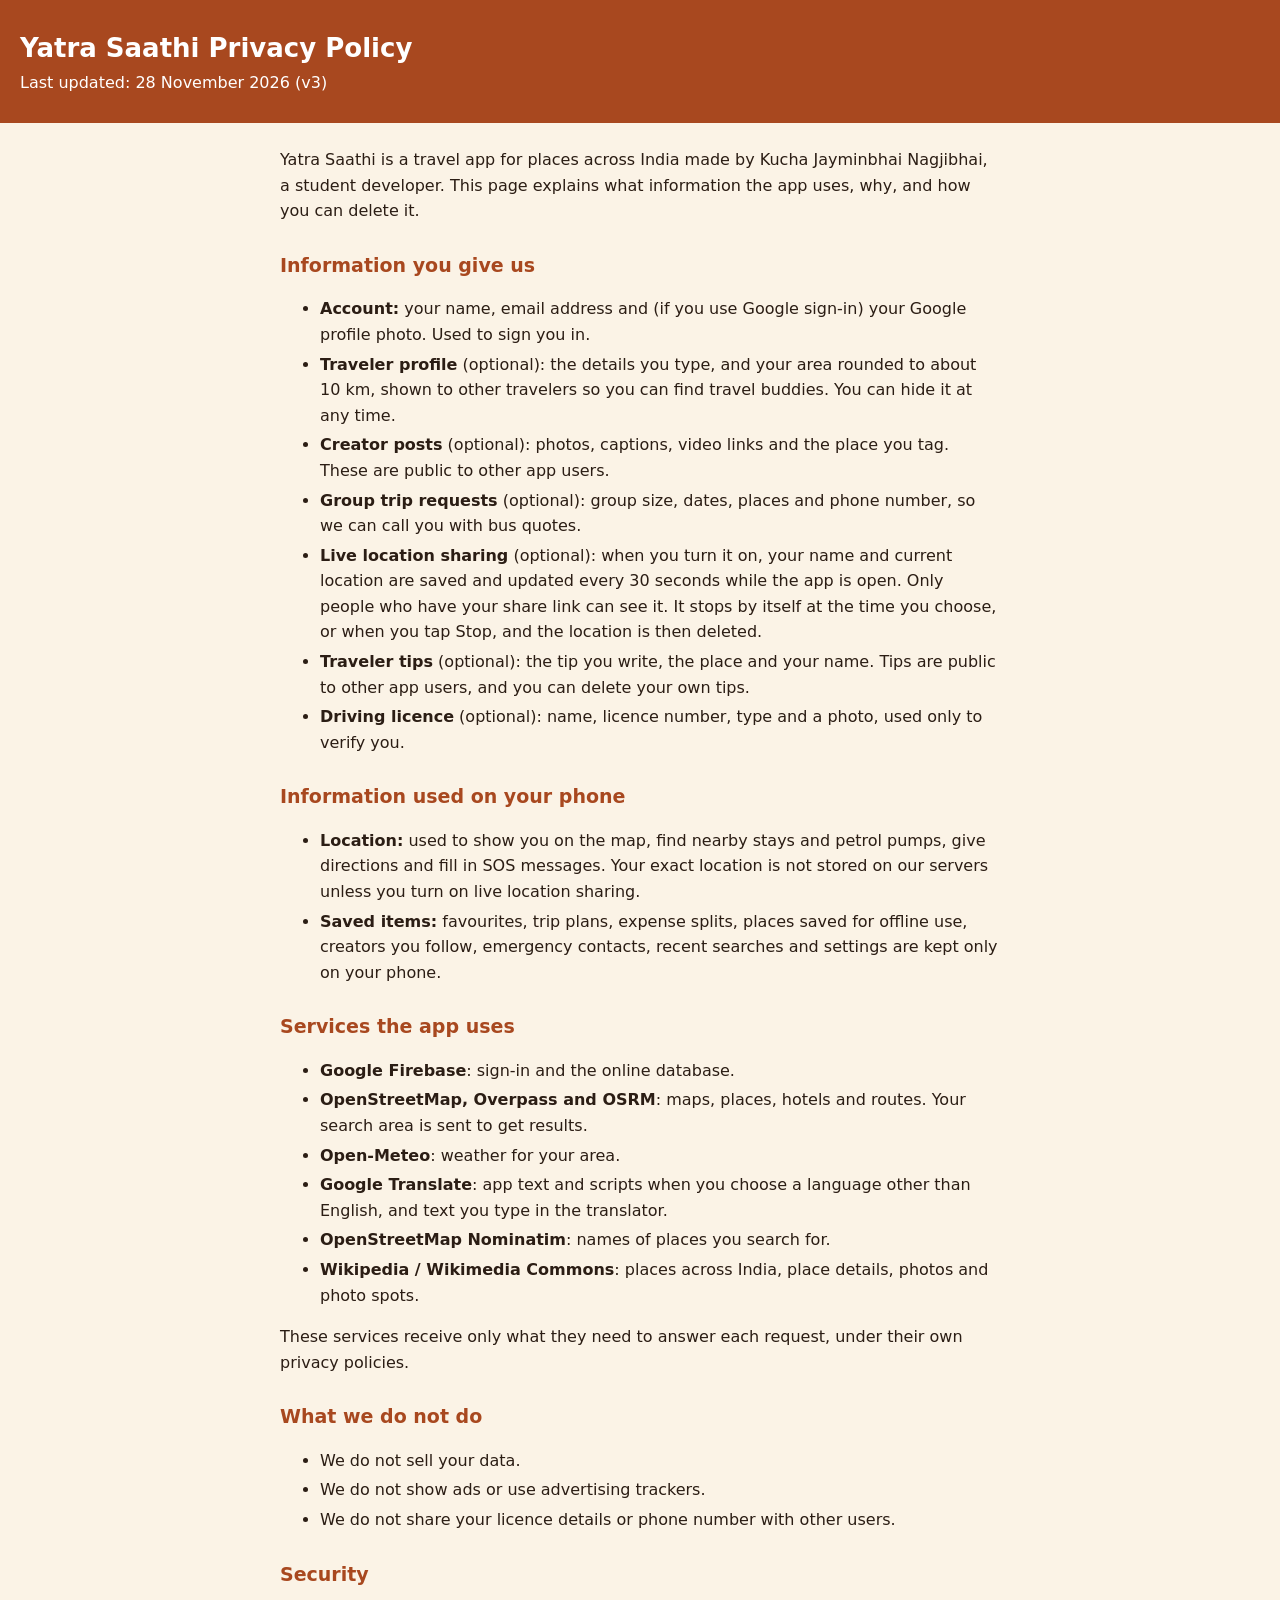
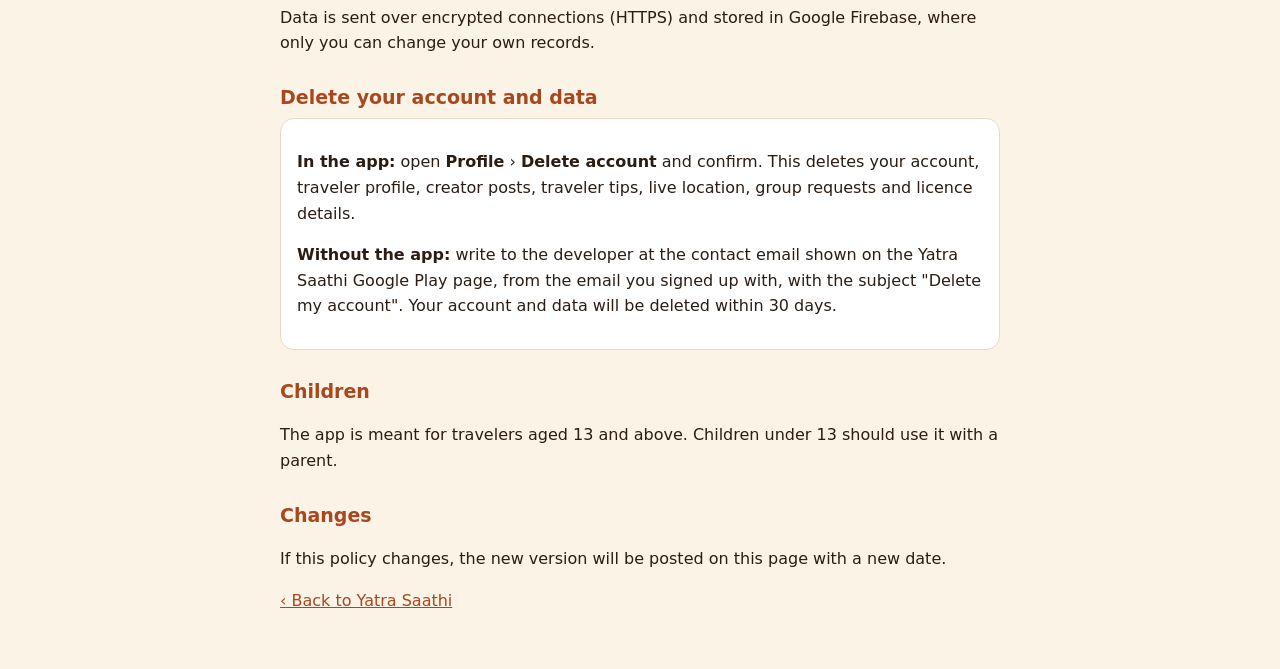
<file: privacy.html>
<!DOCTYPE html>
<html lang="en">
<head>
<meta charset="utf-8">
<meta name="viewport" content="width=device-width,initial-scale=1">
<title>Privacy Policy · Yatra Saathi</title>
<link rel="icon" href="icon.svg" type="image/svg+xml">
<style>
body{margin:0;background:#fbf3e6;color:#2b1d14;font:16px/1.6 system-ui,sans-serif}
header{background:#a8481f;color:#fff;padding:28px 20px}
header h1{margin:0;font-size:26px}
main{max-width:720px;margin:auto;padding:8px 20px 40px}
h2{color:#a8481f;font-size:19px;margin:26px 0 6px}
li{margin:4px 0}
a{color:#a8481f}
.box{background:#fff;border:1px solid #ead9c6;border-radius:14px;padding:14px 16px}
</style>
</head>
<body>
<header><h1>Yatra Saathi Privacy Policy</h1><div>Last updated: 28 November 2026 (v3)</div></header>
<main>
<p>Yatra Saathi is a travel app for places across India made by Kucha Jayminbhai Nagjibhai, a student developer. This page explains what information the app uses, why, and how you can delete it.</p>

<h2>Information you give us</h2>
<ul>
<li><b>Account:</b> your name, email address and (if you use Google sign-in) your Google profile photo. Used to sign you in.</li>
<li><b>Traveler profile</b> (optional): the details you type, and your area rounded to about 10 km, shown to other travelers so you can find travel buddies. You can hide it at any time.</li>
<li><b>Creator posts</b> (optional): photos, captions, video links and the place you tag. These are public to other app users.</li>
<li><b>Group trip requests</b> (optional): group size, dates, places and phone number, so we can call you with bus quotes.</li>
<li><b>Live location sharing</b> (optional): when you turn it on, your name and current location are saved and updated every 30 seconds while the app is open. Only people who have your share link can see it. It stops by itself at the time you choose, or when you tap Stop, and the location is then deleted.</li>
<li><b>Traveler tips</b> (optional): the tip you write, the place and your name. Tips are public to other app users, and you can delete your own tips.</li>
<li><b>Driving licence</b> (optional): name, licence number, type and a photo, used only to verify you.</li>
</ul>

<h2>Information used on your phone</h2>
<ul>
<li><b>Location:</b> used to show you on the map, find nearby stays and petrol pumps, give directions and fill in SOS messages. Your exact location is not stored on our servers unless you turn on live location sharing.</li>
<li><b>Saved items:</b> favourites, trip plans, expense splits, places saved for offline use, creators you follow, emergency contacts, recent searches and settings are kept only on your phone.</li>
</ul>

<h2>Services the app uses</h2>
<ul>
<li><b>Google Firebase</b>: sign-in and the online database.</li>
<li><b>OpenStreetMap, Overpass and OSRM</b>: maps, places, hotels and routes. Your search area is sent to get results.</li>
<li><b>Open-Meteo</b>: weather for your area.</li>
<li><b>Google Translate</b>: app text and scripts when you choose a language other than English, and text you type in the translator.</li>
<li><b>OpenStreetMap Nominatim</b>: names of places you search for.</li>
<li><b>Wikipedia / Wikimedia Commons</b>: places across India, place details, photos and photo spots.</li>
</ul>
<p>These services receive only what they need to answer each request, under their own privacy policies.</p>

<h2>What we do not do</h2>
<ul>
<li>We do not sell your data.</li>
<li>We do not show ads or use advertising trackers.</li>
<li>We do not share your licence details or phone number with other users.</li>
</ul>

<h2>Security</h2>
<p>Data is sent over encrypted connections (HTTPS) and stored in Google Firebase, where only you can change your own records.</p>

<h2 id="delete">Delete your account and data</h2>
<div class="box">
<p><b>In the app:</b> open <b>Profile</b> › <b>Delete account</b> and confirm. This deletes your account, traveler profile, creator posts, traveler tips, live location, group requests and licence details.</p>
<p><b>Without the app:</b> write to the developer at the contact email shown on the Yatra Saathi Google Play page, from the email you signed up with, with the subject "Delete my account". Your account and data will be deleted within 30 days.</p>
</div>

<h2>Children</h2>
<p>The app is meant for travelers aged 13 and above. Children under 13 should use it with a parent.</p>

<h2>Changes</h2>
<p>If this policy changes, the new version will be posted on this page with a new date.</p>

<p><a href="./">‹ Back to Yatra Saathi</a></p>
</main>
</body>
</html>
</file>
